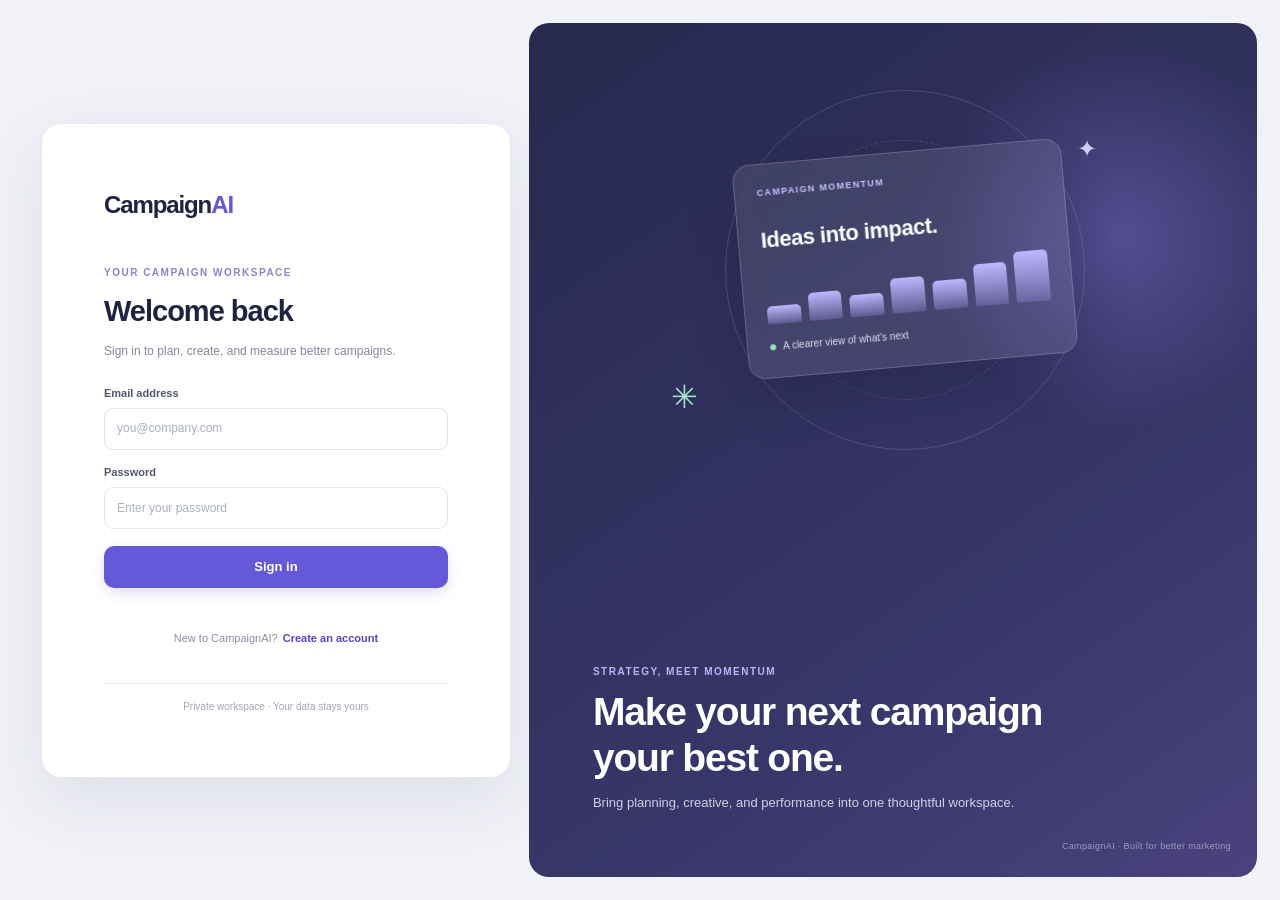
<file: frontend/index.html>
<!DOCTYPE html>
<html lang="en">
<head>
    <meta charset="UTF-8">
    <meta name="viewport" content="width=device-width, initial-scale=1.0">
    <meta name="theme-color" content="#f5f7fb">
    <title>Overview | CampaignAI</title>
    <link rel="stylesheet" href="style.css?v=7">
</head>
<body data-page="dashboard">
    <main id="authScreen" class="auth-screen">
        <section class="auth-card">
            <a class="brand auth-brand" href="index.html">
                <span class="brand-name">Campaign<span>AI</span></span>
            </a>
            <p class="eyebrow">YOUR CAMPAIGN WORKSPACE</p>
            <h1 id="authTitle">Welcome back</h1>
            <p class="auth-intro">Sign in to plan, create, and measure better campaigns.</p>
            <form id="authForm" class="auth-form">
                <label id="usernameGroup" class="form-field hidden">
                    <span>Your name</span>
                    <input id="authUsername" type="text" autocomplete="username" placeholder="Name">
                </label>
                <label class="form-field">
                    <span>Email address</span>
                    <input id="authEmail" type="email" autocomplete="email" placeholder="you@company.com" required>
                </label>
                <label class="form-field">
                    <span>Password</span>
                    <input id="authPassword" type="password" autocomplete="current-password" placeholder="Enter your password" required>
                </label>
                <button id="authSubmitBtn" class="button button-primary auth-submit" type="submit">Sign in</button>
            </form>
            <p id="authStatus" class="form-status" role="status" aria-live="polite"></p>
            <p class="auth-switch">
                <span id="authSwitchText">New to CampaignAI?</span>
                <button id="authSwitchBtn" class="text-button" type="button">Create an account</button>
            </p>
            <p class="auth-footnote">Private workspace · Your data stays yours</p>
        </section>
        <aside class="auth-aside">
            <div class="auth-aside-art" aria-hidden="true">
                <span class="art-orbit orbit-one"></span>
                <span class="art-orbit orbit-two"></span>
                <span class="art-spark spark-one">✦</span>
                <span class="art-spark spark-two">✳</span>
                <div class="art-card">
                    <span class="art-card-label">CAMPAIGN MOMENTUM</span>
                    <strong>Ideas into impact.</strong>
                    <div class="art-bars"><i></i><i></i><i></i><i></i><i></i><i></i><i></i></div>
                    <span class="art-card-note"><b></b> A clearer view of what’s next</span>
                </div>
            </div>
            <div class="auth-aside-copy">
                <p class="eyebrow">STRATEGY, MEET MOMENTUM</p>
                <h2>Make your next campaign your best one.</h2>
                <p>Bring planning, creative, and performance into one thoughtful workspace.</p>
            </div>
            <span class="auth-aside-caption">CampaignAI · Built for better marketing</span>
        </aside>
    </main>

    <div id="appContainer" class="app-container" style="display:none">
        <header id="siteHeader" class="site-header"></header>
        <main class="main-content">
            <section class="page-heading">
                <div>
                    <p class="eyebrow">MONDAY, YOUR WAY</p>
                    <h1>Good work starts with a clear view.</h1>
                    <p class="page-description">Here’s how your campaigns are moving today.</p>
                </div>
                <a class="button button-primary" href="campaigns.html">＋ New campaign</a>
            </section>

            <section class="welcome-panel">
                <div class="welcome-copy">
                    <span class="welcome-tag"><span class="sparkle">✦</span> YOUR CREATIVE COMMAND CENTER</span>
                    <h2>Build with intention.<br><em>Grow with insight.</em></h2>
                    <p>Bring your next idea to life with AI-assisted planning and a sharper view of performance.</p>
                    <a class="button button-light" href="generator.html">Explore AI Studio <span aria-hidden="true">→</span></a>
                </div>
                <div class="welcome-visual" aria-hidden="true">
                    <div class="visual-ring ring-a"></div>
                    <div class="visual-ring ring-b"></div>
                    <div class="visual-core"><span>✦</span></div>
                    <div class="visual-note note-top"><span class="note-dot"></span> Strategy in motion</div>
                    <div class="visual-note note-bottom"><span>↗</span> Better decisions, faster</div>
                </div>
            </section>

            <section class="stats-grid" aria-label="Campaign summary">
                <article class="stat-card">
                    <div class="stat-icon icon-lilac" aria-hidden="true">▦</div>
                    <p>Total campaigns</p>
                    <strong id="totalCampaigns">0</strong>
                    <span class="stat-footnote">Across your workspace</span>
                </article>
                <article class="stat-card">
                    <div class="stat-icon icon-mint" aria-hidden="true">↗</div>
                    <p>Active campaigns</p>
                    <strong id="activeCampaigns">0</strong>
                    <span class="stat-footnote">Currently in market</span>
                </article>
                <article class="stat-card">
                    <div class="stat-icon icon-peach" aria-hidden="true">₹</div>
                    <p>Total planned budget</p>
                    <strong id="totalBudget">₹0</strong>
                    <span class="stat-footnote">Combined campaign spend</span>
                </article>
                <article class="stat-card stat-card-accent">
                    <div class="stat-icon icon-blue" aria-hidden="true">✦</div>
                    <p>Creative potential</p>
                    <strong>Unlimited</strong>
                    <span class="stat-footnote">Your next idea is one prompt away</span>
                </article>
            </section>

            <section class="dashboard-grid">
                <article class="panel-card recent-panel">
                    <div class="section-heading">
                        <div>
                            <p class="eyebrow">IN YOUR WORKSPACE</p>
                            <h2>Recent campaigns</h2>
                        </div>
                        <a class="text-link" href="campaigns.html">View all <span aria-hidden="true">→</span></a>
                    </div>
                    <div id="campaignList" class="campaign-list">
                        <p class="empty-message">Loading campaigns…</p>
                    </div>
                </article>
                <aside class="panel-card studio-promo">
                    <span class="promo-icon" aria-hidden="true">✦</span>
                    <p class="eyebrow">A LITTLE CREATIVE SPARK</p>
                    <h2>Turn a blank page into a bold plan.</h2>
                    <p>Give the AI Studio a product, an audience, and an objective. Start with a solid first draft.</p>
                    <a class="text-link" href="generator.html">Create with AI <span aria-hidden="true">→</span></a>
                    <div class="promo-decoration" aria-hidden="true">✳</div>
                </aside>
            </section>
            <footer class="page-footer"><span>CampaignAI</span><span>Thoughtful campaigns. Measurable growth.</span></footer>
        </main>
    </div>
    <script src="script.js?v=4"></script>
</body>
</html>
</file>
<file: frontend/style.css>
:root {
    color-scheme: light;
    --ink: #1d2340;
    --muted: #788097;
    --line: #e7e9f1;
    --paper: #fff;
    --canvas: #f5f6fa;
    --brand: #6558d9;
    --brand-dark: #5145c4;
    --brand-soft: #f0efff;
    --mint: #dff4e9;
    --shadow: 0 14px 40px rgba(32, 38, 72, 0.06);
    font-family: Inter, "Segoe UI", Arial, sans-serif;
}

* {
    box-sizing: border-box;
}

html {
    min-width: 320px;
    background: var(--canvas);
    scroll-behavior: smooth;
}

body {
    min-width: 320px;
    margin: 0;
    background: var(--canvas);
    color: var(--ink);
    font-size: 15px;
    line-height: 1.55;
    -webkit-font-smoothing: antialiased;
}

button,
input,
textarea,
select {
    font: inherit;
}

a {
    color: inherit;
}

button,
a,
input,
textarea,
select {
    -webkit-tap-highlight-color: transparent;
}

.hidden {
    display: none !important;
}

.app-container {
    min-height: 100vh;
}

.site-header {
    position: sticky;
    z-index: 20;
    top: 0;
    border-bottom: 1px solid rgba(226, 229, 239, 0.88);
    background: rgba(255, 255, 255, 0.94);
    backdrop-filter: blur(18px);
}

.header-inner {
    display: flex;
    width: min(100% - 64px, 1320px);
    min-height: 78px;
    align-items: center;
    justify-content: space-between;
    gap: 25px;
    margin: 0 auto;
}

.brand {
    display: inline-flex;
    flex: 0 0 auto;
    align-items: center;
    text-decoration: none;
}

.account-card-mark {
    display: grid;
    width: 35px;
    height: 35px;
    place-items: center;
    border-radius: 12px;
    background: linear-gradient(145deg, #8277ef, #5c50cf);
    box-shadow: 0 6px 14px rgba(91, 80, 207, 0.2);
    color: #fff;
    font-size: 17px;
    font-weight: 800;
}

.brand-name {
    color: var(--ink);
    font-size: 24px;
    font-weight: 780;
    letter-spacing: -1.1px;
}

.brand-name span {
    color: var(--brand);
}

.primary-nav {
    display: flex;
    align-items: center;
    justify-content: center;
    gap: 4px;
}

.nav-link {
    padding: 9px 12px;
    border-radius: 9px;
    color: #747b91;
    font-size: 13px;
    font-weight: 630;
    text-decoration: none;
    transition: color 160ms ease, background 160ms ease;
}

.nav-link:hover {
    background: #f4f3fc;
    color: var(--brand-dark);
}

.nav-link.active {
    background: var(--brand-soft);
    color: var(--brand-dark);
}

.header-account {
    display: flex;
    flex: 0 0 auto;
    align-items: center;
    gap: 9px;
}

.header-avatar {
    display: grid;
    width: 35px;
    height: 35px;
    place-items: center;
    border: 1px solid #e6e1ff;
    border-radius: 50%;
    background: #f1efff;
    color: var(--brand-dark);
    font-size: 14px;
    font-weight: 750;
}

.header-user {
    display: grid;
    gap: 0;
    max-width: 140px;
}

.header-user strong {
    overflow: hidden;
    color: #3a4059;
    font-size: 12px;
    text-overflow: ellipsis;
    white-space: nowrap;
}

.header-user small {
    color: #9298a9;
    font-size: 11px;
}

.logout-button,
.text-button {
    border: 0;
    background: transparent;
    box-shadow: none;
    color: #737b91;
    cursor: pointer;
    font-size: 12px;
    font-weight: 650;
}

.logout-button {
    margin-left: 4px;
    padding: 8px 10px;
}

.logout-button:hover,
.text-button:hover {
    background: transparent;
    box-shadow: none;
    color: var(--brand-dark);
    transform: none;
}

.mobile-nav-toggle {
    display: none;
    width: 40px;
    min-height: 38px;
    padding: 9px;
    border: 1px solid var(--line);
    background: #fff;
    box-shadow: none;
}

.mobile-nav-toggle span {
    display: block;
    width: 18px;
    height: 2px;
    margin: 4px auto;
    border-radius: 2px;
    background: #565d73;
}

.main-content {
    width: min(100% - 64px, 1220px);
    margin: 0 auto;
    padding: 42px 0 28px;
}

.page-heading {
    display: flex;
    align-items: flex-end;
    justify-content: space-between;
    gap: 24px;
    margin-bottom: 27px;
}

.eyebrow {
    margin: 0 0 9px;
    color: #8a84cb;
    font-size: 10px;
    font-weight: 780;
    letter-spacing: 0.15em;
}

.page-heading h1 {
    margin: 0;
    color: var(--ink);
    font-size: clamp(29px, 3vw, 38px);
    font-weight: 690;
    letter-spacing: -1.6px;
    line-height: 1.15;
}

.page-description {
    max-width: 620px;
    margin: 10px 0 0;
    color: var(--muted);
    font-size: 14px;
}

.button {
    display: inline-flex;
    min-height: 42px;
    align-items: center;
    justify-content: center;
    gap: 8px;
    padding: 10px 16px;
    border: 1px solid transparent;
    border-radius: 10px;
    cursor: pointer;
    font-size: 13px;
    font-weight: 680;
    text-decoration: none;
    transition: background 160ms ease, border-color 160ms ease, box-shadow 160ms ease, transform 160ms ease;
}

.button:hover {
    transform: translateY(-1px);
}

.button:disabled {
    cursor: not-allowed;
    opacity: 0.6;
    transform: none;
}

.button-primary {
    background: var(--brand);
    box-shadow: 0 5px 13px rgba(96, 83, 211, 0.18);
    color: #fff;
}

.button-primary:hover {
    background: var(--brand-dark);
    box-shadow: 0 8px 18px rgba(96, 83, 211, 0.24);
}

.button-secondary {
    border-color: #e3e5ee;
    background: #fff;
    color: #555d73;
}

.button-secondary:hover {
    border-color: #d5d0fb;
    background: #faf9ff;
    color: var(--brand-dark);
}

.button-light {
    background: #fff;
    color: #4c43b6;
}

.button-light:hover {
    background: #f4f2ff;
}

.button-quiet {
    min-height: 35px;
    border-color: #eee5e5;
    background: #fff;
    box-shadow: none;
    color: #9c5659;
}

.button-quiet:hover {
    background: #fff6f5;
    box-shadow: none;
}

.button-wide {
    width: 100%;
}

.text-link {
    color: var(--brand-dark);
    font-size: 12px;
    font-weight: 700;
    text-decoration: none;
    white-space: nowrap;
}

.text-link:hover {
    color: #332aa2;
}

.welcome-panel {
    position: relative;
    display: flex;
    min-height: 270px;
    align-items: center;
    justify-content: space-between;
    overflow: hidden;
    margin-bottom: 20px;
    padding: 34px clamp(28px, 5vw, 58px);
    border: 1px solid rgba(66, 59, 142, 0.35);
    border-radius: 20px;
    background:
        radial-gradient(circle at 75% 40%, rgba(119, 108, 222, 0.42), transparent 25%),
        linear-gradient(115deg, #26274a 0%, #33325e 55%, #413b79 100%);
    color: #fff;
    box-shadow: 0 18px 42px rgba(44, 43, 91, 0.14);
}

.welcome-copy {
    position: relative;
    z-index: 2;
    max-width: 540px;
}

.welcome-tag {
    display: inline-flex;
    align-items: center;
    gap: 8px;
    margin-bottom: 13px;
    color: #c9c6ff;
    font-size: 10px;
    font-weight: 740;
    letter-spacing: 0.13em;
}

.sparkle {
    color: #b6e8d0;
    font-size: 16px;
}

.welcome-copy h2 {
    margin: 0;
    font-size: clamp(27px, 3.2vw, 40px);
    font-weight: 650;
    letter-spacing: -1.5px;
    line-height: 1.12;
}

.welcome-copy h2 em {
    color: #bdb8ff;
    font-style: normal;
}

.welcome-copy > p {
    max-width: 440px;
    margin: 12px 0 19px;
    color: #d3d4e5;
    font-size: 13px;
}

.welcome-visual {
    position: relative;
    width: 290px;
    height: 210px;
    flex: 0 0 290px;
}

.visual-ring {
    position: absolute;
    top: 50%;
    left: 50%;
    border: 1px solid rgba(206, 204, 255, 0.2);
    border-radius: 50%;
    transform: translate(-50%, -50%);
}

.ring-a {
    width: 190px;
    height: 190px;
}

.ring-b {
    width: 136px;
    height: 136px;
    border-style: dashed;
    border-color: rgba(206, 204, 255, 0.35);
}

.visual-core {
    position: absolute;
    top: 50%;
    left: 50%;
    display: grid;
    width: 82px;
    height: 82px;
    place-items: center;
    border: 1px solid rgba(255, 255, 255, 0.3);
    border-radius: 25px;
    background: linear-gradient(145deg, #8b81f0, #6358d8);
    box-shadow: 0 14px 35px rgba(13, 14, 43, 0.34), inset 0 1px rgba(255,255,255,.35);
    transform: translate(-50%, -50%) rotate(-8deg);
}

.visual-core span {
    color: #fff;
    font-size: 33px;
}

.visual-note {
    position: absolute;
    display: flex;
    align-items: center;
    gap: 8px;
    padding: 9px 12px;
    border: 1px solid rgba(255,255,255,.15);
    border-radius: 10px;
    background: rgba(31, 31, 70, 0.76);
    box-shadow: 0 8px 22px rgba(16, 17, 47, 0.16);
    color: #f5f3ff;
    font-size: 10px;
    white-space: nowrap;
}

.note-top {
    top: 15px;
    right: -3px;
}

.note-bottom {
    bottom: 17px;
    left: -8px;
}

.note-bottom span {
    color: #a7e6c6;
    font-size: 16px;
}

.note-dot,
.model-badge > span,
.online-indicator::before {
    width: 7px;
    height: 7px;
    border-radius: 50%;
    background: #8ce2b5;
}

.stats-grid,
.analytics-stats {
    display: grid;
    grid-template-columns: repeat(4, minmax(0, 1fr));
    gap: 14px;
    margin-bottom: 20px;
}

.stat-card,
.panel-card {
    border: 1px solid #e9ebf2;
    border-radius: 15px;
    background: var(--paper);
    box-shadow: var(--shadow);
}

.stat-card {
    position: relative;
    min-height: 143px;
    overflow: hidden;
    padding: 18px 19px;
}

.stat-card > p {
    margin: 0 0 8px;
    color: var(--muted);
    font-size: 12px;
    font-weight: 600;
}

.stat-card > strong {
    display: block;
    color: var(--ink);
    font-size: 26px;
    font-weight: 720;
    letter-spacing: -0.8px;
    line-height: 1.15;
}

.stat-card-accent > strong {
    font-size: 21px;
}

.stat-footnote {
    display: block;
    margin-top: 8px;
    color: #9a9fb0;
    font-size: 11px;
}

.stat-icon {
    position: absolute;
    top: 15px;
    right: 15px;
    display: grid;
    width: 31px;
    height: 31px;
    place-items: center;
    border-radius: 10px;
    font-size: 15px;
    font-weight: 750;
}

.icon-lilac {
    background: #f0efff;
    color: #6558d9;
}

.icon-mint {
    background: #eaf7ef;
    color: #248b5d;
}

.icon-peach {
    background: #fff3e8;
    color: #c47b3a;
}

.icon-blue {
    background: #edf5ff;
    color: #5185bc;
}

.dashboard-grid {
    display: grid;
    grid-template-columns: minmax(0, 1.7fr) minmax(250px, 0.8fr);
    gap: 17px;
}

.panel-card {
    padding: 23px;
}

.section-heading {
    display: flex;
    align-items: center;
    justify-content: space-between;
    gap: 15px;
    margin-bottom: 17px;
}

.section-heading .eyebrow {
    margin-bottom: 5px;
}

.section-heading h2,
.account-card h2,
.tool-row h2 {
    margin: 0;
    color: var(--ink);
    font-size: 17px;
    font-weight: 690;
    letter-spacing: -0.35px;
}

.subtle-label {
    color: #9a9fb0;
    font-size: 11px;
}

.campaign-list {
    min-height: 90px;
}

.campaign-item {
    display: flex;
    min-width: 0;
    align-items: center;
    justify-content: space-between;
    gap: 15px;
    padding: 14px 2px;
    border-bottom: 1px solid #eef0f5;
}

.campaign-item:last-child {
    border-bottom: 0;
}

.campaign-item h3 {
    margin: 0 0 3px;
    color: #343a54;
    font-size: 13px;
    font-weight: 680;
}

.campaign-item p {
    margin: 0;
    color: #8990a2;
    font-size: 11px;
}

.campaign-actions {
    display: flex;
    flex: 0 0 auto;
    align-items: center;
    gap: 6px;
}

.campaign-status,
.status-label,
.status-pill {
    display: inline-flex;
    align-items: center;
    padding: 5px 9px;
    border: 1px solid #dcefe3;
    border-radius: 999px;
    background: #f1faf4;
    color: #31835b;
    font-size: 10px;
    font-weight: 680;
    white-space: nowrap;
}

.campaign-actions .edit-campaign-btn,
.campaign-actions .delete-campaign-btn {
    min-height: 29px;
    padding: 5px 8px;
    border: 1px solid #e9e9f4;
    border-radius: 7px;
    background: #fff;
    box-shadow: none;
    color: #5c58a6;
    font-size: 11px;
}

.campaign-actions .delete-campaign-btn {
    border-color: #f2e3e3;
    color: #a55a5e;
}

.campaign-actions .edit-campaign-btn:hover {
    background: #f5f4ff;
}

.campaign-actions .delete-campaign-btn:hover {
    background: #fff6f5;
}

.studio-promo {
    position: relative;
    overflow: hidden;
    background: linear-gradient(150deg, #fbfaff, #f3f1ff);
}

.promo-icon {
    display: grid;
    width: 35px;
    height: 35px;
    place-items: center;
    margin-bottom: 17px;
    border-radius: 11px;
    background: #e7e4ff;
    color: var(--brand);
    font-size: 18px;
}

.studio-promo h2 {
    position: relative;
    z-index: 1;
    max-width: 250px;
    margin: 0 0 10px;
    color: #343052;
    font-size: 19px;
    font-weight: 690;
    letter-spacing: -0.6px;
    line-height: 1.3;
}

.studio-promo > p:not(.eyebrow) {
    position: relative;
    z-index: 1;
    margin: 0 0 16px;
    color: #7d7a95;
    font-size: 12px;
}

.promo-decoration {
    position: absolute;
    right: 12px;
    bottom: -34px;
    color: rgba(101, 88, 217, 0.08);
    font-size: 125px;
    line-height: 1;
}

.page-footer {
    display: flex;
    justify-content: space-between;
    gap: 12px;
    margin-top: 28px;
    padding: 13px 2px 0;
    border-top: 1px solid #e8eaf1;
    color: #9da2b1;
    font-size: 10px;
}

.page-footer span:first-child {
    color: #767d92;
    font-weight: 720;
}

.form-panel {
    margin-bottom: 18px;
    border-color: #dfdcfb;
    background: #fff;
}

.icon-button {
    display: grid;
    width: 31px;
    min-height: 31px;
    place-items: center;
    padding: 0;
    border: 1px solid var(--line);
    border-radius: 9px;
    background: #fff;
    box-shadow: none;
    color: #81869a;
    font-size: 19px;
}

.icon-button:hover {
    background: #f6f5ff;
    color: var(--brand);
    box-shadow: none;
    transform: none;
}

.form-grid {
    display: grid;
    grid-template-columns: repeat(2, minmax(0, 1fr));
    gap: 15px;
}

.form-stack {
    display: grid;
    gap: 15px;
}

.form-row {
    display: grid;
    grid-template-columns: repeat(2, minmax(0, 1fr));
    gap: 13px;
}

.field-wide {
    grid-column: 1 / -1;
}

.form-field {
    display: grid;
    min-width: 0;
    gap: 6px;
    color: #50576d;
    font-size: 11px;
    font-weight: 680;
}

.form-field input,
.form-field textarea,
.form-field select,
.campaign-filters select,
.search-field {
    width: 100%;
    min-height: 42px;
    padding: 10px 12px;
    border: 1px solid #e2e5ed;
    border-radius: 9px;
    outline: none;
    background: #fff;
    color: #363d56;
    font-size: 12px;
    font-weight: 450;
    transition: border-color 150ms ease, box-shadow 150ms ease;
}

.form-field textarea {
    min-height: 92px;
    resize: vertical;
}

.form-field input:focus,
.form-field textarea:focus,
.form-field select:focus,
.campaign-filters select:focus,
.search-field:focus-within {
    border-color: #9d95eb;
    box-shadow: 0 0 0 3px rgba(101, 88, 217, 0.1);
}

.form-field input::placeholder,
.form-field textarea::placeholder,
.search-field input::placeholder {
    color: #aab0bf;
}

.form-actions {
    display: flex;
    flex-wrap: wrap;
    gap: 9px;
    margin-top: 17px;
}

.form-status {
    min-height: 17px;
    margin: 8px 0 0;
    color: #777e93;
    font-size: 11px;
}

.campaign-filters {
    display: grid;
    grid-template-columns: minmax(0, 1fr) 190px;
    gap: 10px;
    margin-bottom: 10px;
}

.search-field {
    display: flex;
    align-items: center;
    gap: 9px;
}

.search-field > span {
    color: #8780ca;
    font-size: 19px;
    line-height: 1;
}

.search-field input {
    width: 100%;
    min-width: 0;
    border: 0;
    outline: 0;
    background: transparent;
    color: var(--ink);
    font-size: 12px;
}

.model-badge,
.result-badge {
    display: inline-flex;
    align-items: center;
    gap: 7px;
    padding: 8px 11px;
    border: 1px solid #e6e9f0;
    border-radius: 999px;
    background: #fff;
    color: #667087;
    font-size: 11px;
    font-weight: 620;
    white-space: nowrap;
}

.model-badge > span {
    display: inline-block;
    width: 6px;
    height: 6px;
}

.studio-layout {
    display: grid;
    grid-template-columns: minmax(340px, 0.95fr) minmax(0, 1.05fr);
    align-items: start;
    gap: 17px;
}

.studio-form-card {
    padding: 25px;
}

.step-number {
    color: #d6d3ee;
    font-size: 25px;
    font-weight: 750;
    letter-spacing: -1px;
}

.studio-tip,
.notice-card,
.privacy-note {
    display: flex;
    align-items: flex-start;
    gap: 11px;
    padding: 13px;
    border: 1px solid #eeeaff;
    border-radius: 10px;
    background: #faf9ff;
    color: #75738e;
    font-size: 11px;
}

.studio-tip {
    margin-top: 17px;
}

.studio-tip > span,
.notice-card > span {
    color: var(--brand);
    font-size: 16px;
}

.studio-tip p,
.notice-card p {
    margin: 0;
}

.studio-tip strong,
.notice-card strong {
    color: #4e4a77;
}

.generated-campaign-result,
.generator-placeholder {
    min-height: 335px;
}

.generator-placeholder {
    display: flex;
    flex-direction: column;
    align-items: flex-start;
    justify-content: center;
    overflow: hidden;
    background:
        radial-gradient(circle at 100% 0, rgba(220, 217, 255, 0.5), transparent 38%),
        #fff;
}

.placeholder-icon {
    display: grid;
    width: 42px;
    height: 42px;
    place-items: center;
    margin-bottom: 18px;
    border-radius: 14px;
    background: #f0efff;
    color: var(--brand);
    font-size: 22px;
}

.generator-placeholder h2 {
    max-width: 300px;
    margin: 0;
    color: #373552;
    font-size: 23px;
    letter-spacing: -0.7px;
    line-height: 1.25;
}

.generator-placeholder > p:not(.eyebrow) {
    max-width: 380px;
    margin: 10px 0 20px;
    color: #85899b;
    font-size: 12px;
}

.placeholder-lines {
    display: grid;
    width: 100%;
    gap: 8px;
}

.placeholder-lines i {
    width: 100%;
    height: 7px;
    border-radius: 99px;
    background: #f0f1f6;
}

.placeholder-lines i:nth-child(2) {
    width: 82%;
}

.placeholder-lines i:nth-child(3) {
    width: 62%;
}

.result-badge {
    border-color: #e9e5ff;
    background: #f7f5ff;
    color: #7469c7;
    font-size: 9px;
    letter-spacing: 0.08em;
}

.concept-callout {
    margin: 17px 0;
    padding: 16px;
    border-left: 3px solid #8a7ee9;
    border-radius: 0 10px 10px 0;
    background: #f8f7ff;
}

.concept-callout .eyebrow {
    margin-bottom: 6px;
}

.concept-callout p,
.concept-item p {
    margin: 0;
    color: #555c73;
    font-size: 12px;
    line-height: 1.7;
    overflow-wrap: anywhere;
}

.concept-grid {
    display: grid;
    grid-template-columns: repeat(2, minmax(0, 1fr));
    gap: 9px;
}

.concept-item {
    min-height: 94px;
    padding: 12px;
    border: 1px solid #eceef4;
    border-radius: 10px;
    background: #fff;
}

.concept-item > span {
    display: block;
    margin-bottom: 6px;
    color: #9298aa;
    font-size: 9px;
    font-weight: 750;
    letter-spacing: 0.1em;
}

.result-footer {
    display: flex;
    flex-wrap: wrap;
    align-items: center;
    gap: 10px;
    margin-top: 17px;
}

.assistant-layout {
    display: grid;
    grid-template-columns: minmax(250px, 0.72fr) minmax(0, 1.6fr);
    align-items: stretch;
    gap: 17px;
}

.knowledge-panel {
    padding: 18px;
    min-height: 500px;
}

.knowledge-panel .section-heading {
    margin-bottom: 13px;
}

.knowledge-panel .panel-description {
    margin-bottom: 11px;
}

.knowledge-panel .file-drop {
    min-height: 124px;
    margin-bottom: 9px;
}

.knowledge-panel .document-picker {
    margin-top: 14px;
}

.knowledge-panel .privacy-note {
    margin-top: 12px;
    padding: 9px;
}

.knowledge-icon,
.chart-mark {
    display: grid;
    width: 34px;
    height: 34px;
    place-items: center;
    border-radius: 11px;
    background: #f0efff;
    color: var(--brand);
    font-size: 17px;
}

.panel-description {
    margin: -5px 0 15px;
    color: #858b9d;
    font-size: 11px;
}

.file-drop {
    display: flex;
    min-height: 138px;
    flex-direction: column;
    align-items: center;
    justify-content: center;
    gap: 5px;
    margin-bottom: 10px;
    border: 1px dashed #c9c5e8;
    border-radius: 12px;
    background: #fbfaff;
    color: #555d73;
    cursor: pointer;
    text-align: center;
}

.file-drop-icon {
    display: grid;
    width: 31px;
    height: 31px;
    place-items: center;
    margin-bottom: 3px;
    border-radius: 10px;
    background: #efedff;
    color: var(--brand);
    font-size: 17px;
}

.file-drop strong {
    font-size: 11px;
}

.file-drop small {
    color: #999eaf;
    font-size: 10px;
}

.file-drop input {
    width: min(90%, 230px);
    margin-top: 8px;
    color: #7e8497;
    font-size: 10px;
}

.file-drop input::file-selector-button {
    margin-right: 8px;
    padding: 7px 10px;
    border: 1px solid #e0dcfb;
    border-radius: 7px;
    background: #fff;
    color: #5f55c9;
    cursor: pointer;
    font: inherit;
    font-weight: 650;
    transition: background 150ms ease, border-color 150ms ease;
}

.file-drop input::file-selector-button:hover {
    border-color: #cbc5f3;
    background: #f5f3ff;
}

.upload-document-btn {
    min-height: 46px;
    gap: 9px;
    border: 0;
    background: linear-gradient(135deg, #7165e7, #5c50cf);
    box-shadow: 0 7px 16px rgba(96, 83, 211, 0.2);
    color: #fff;
}

.upload-document-btn::before {
    display: grid;
    width: 23px;
    height: 23px;
    place-items: center;
    border-radius: 7px;
    background: rgba(255, 255, 255, 0.17);
    content: "↑";
    font-size: 17px;
    font-weight: 750;
}

.upload-document-btn:hover {
    background: linear-gradient(135deg, #6558d9, #5145c4);
    box-shadow: 0 9px 20px rgba(96, 83, 211, 0.25);
}

.upload-document-btn:focus-visible {
    outline: 3px solid rgba(101, 88, 217, 0.25);
    outline-offset: 3px;
}

.document-picker {
    display: grid;
    gap: 8px;
    margin-top: 19px;
}

.privacy-note {
    margin-top: 17px;
    padding: 10px;
    border-color: #e8f1eb;
    background: #f8fcf9;
    color: #718477;
    font-size: 10px;
}

.privacy-note > span:first-child {
    color: #56916c;
}

.chat-panel {
    display: flex;
    min-height: 500px;
    flex-direction: column;
    padding: 0;
    overflow: hidden;
}

.chat-panel-heading {
    display: flex;
    align-items: center;
    gap: 11px;
    padding: 17px 20px;
    border-bottom: 1px solid #edf0f4;
}

.assistant-avatar {
    display: grid;
    width: 35px;
    height: 35px;
    place-items: center;
    border-radius: 12px;
    background: linear-gradient(145deg, #8277ef, #5c50cf);
    color: white;
    font-size: 17px;
}

.chat-panel-heading > div:nth-child(2) {
    display: grid;
}

.chat-panel-heading strong {
    color: #363c56;
    font-size: 12px;
}

.chat-panel-heading small {
    color: #959bad;
    font-size: 10px;
}

.online-indicator {
    display: inline-flex;
    align-items: center;
    gap: 6px;
    margin-left: auto;
    color: #648573;
    font-size: 10px;
}

.online-indicator::before {
    display: inline-block;
    content: "";
}

.chat-box {
    display: flex;
    min-height: 260px;
    flex: 1;
    flex-direction: column;
    gap: 12px;
    overflow-y: auto;
    padding: 20px;
    background: #fcfcfe;
}

.bot-message,
.user-message {
    width: fit-content;
    max-width: min(82%, 620px);
    padding: 12px 14px;
    border: 1px solid #eceef4;
    border-radius: 12px;
    color: #555d73;
    font-size: 12px;
    line-height: 1.7;
    white-space: pre-wrap;
    overflow-wrap: anywhere;
}

.bot-message {
    border-top-left-radius: 4px;
    background: #fff;
}

.user-message {
    align-self: flex-end;
    border-color: #6b60d9;
    border-top-right-radius: 4px;
    background: #6b60d9;
    color: #fff;
}

.chat-composer {
    display: flex;
    align-items: center;
    gap: 9px;
    padding: 13px 17px 8px;
    border-top: 1px solid #edf0f4;
}

.chat-composer input {
    width: 100%;
    min-width: 0;
    min-height: 42px;
    padding: 10px 12px;
    border: 1px solid #e3e5ed;
    border-radius: 9px;
    outline: none;
    color: var(--ink);
    font-size: 12px;
}

.chat-composer input:focus {
    border-color: #9d95eb;
    box-shadow: 0 0 0 3px rgba(101, 88, 217, 0.1);
}

.assistant-disclaimer {
    margin: 0;
    padding: 0 18px 12px;
    color: #a1a6b4;
    font-size: 9px;
    text-align: center;
}

.analytics-stats {
    margin-bottom: 17px;
}

.analytics-layout {
    display: grid;
    grid-template-columns: 1.2fr 0.8fr;
    gap: 17px;
}

.chart-card {
    min-height: 260px;
}

.chart-mark {
    background: #f5f3ff;
}

.budget-chart,
.status-chart {
    display: grid;
    gap: 8px;
}

.budget-row {
    padding: 11px 0;
    border-bottom: 1px solid #f0f1f5;
}

.budget-label {
    display: flex;
    justify-content: space-between;
    gap: 10px;
    margin-bottom: 8px;
    color: #697087;
    font-size: 11px;
}

.budget-label strong {
    max-width: 70%;
    overflow: hidden;
    color: #3e455d;
    font-weight: 650;
    text-overflow: ellipsis;
    white-space: nowrap;
}

.budget-track {
    height: 7px;
    overflow: hidden;
    border-radius: 99px;
    background: #f0eff7;
}

.budget-fill {
    height: 100%;
    min-width: 2px;
    border-radius: inherit;
    background: linear-gradient(90deg, #8a7de8, #5e54d1);
}

.status-row {
    display: flex;
    align-items: center;
    justify-content: space-between;
    padding: 14px 2px;
    border-bottom: 1px solid #f0f1f5;
    color: #687087;
    font-size: 12px;
}

.status-row strong {
    color: #343b55;
    font-size: 13px;
}

.notice-card {
    align-items: center;
    margin-top: 17px;
    border-color: #e9e7f7;
    background: #f9f8ff;
}

.table-responsive {
    width: 100%;
    overflow-x: auto;
}

.user-management-table {
    width: 100%;
    border-collapse: collapse;
    text-align: left;
}

.user-management-table th {
    padding: 11px 10px;
    border-bottom: 1px solid #e9ebf1;
    color: #9298a9;
    font-size: 10px;
    font-weight: 730;
    letter-spacing: 0.05em;
    text-transform: uppercase;
}

.user-management-table td {
    padding: 12px 10px;
    border-bottom: 1px solid #f0f1f5;
    color: #535b71;
    font-size: 11px;
}

.user-management-table select {
    min-height: 32px;
    padding: 5px 8px;
    border: 1px solid #e3e5ed;
    border-radius: 7px;
    background: white;
    color: #596078;
    font-size: 11px;
}

.user-management-table button {
    min-height: 30px;
    margin: 2px;
    padding: 6px 9px;
    border: 1px solid #e2e1f3;
    border-radius: 7px;
    background: #f7f6ff;
    box-shadow: none;
    color: #5752a0;
    font-size: 10px;
}

.user-management-table .delete-user-btn {
    border-color: #f0e2e2;
    background: #fff7f6;
    color: #a7585c;
}

.account-card {
    position: relative;
    overflow: hidden;
    min-height: 255px;
    background: linear-gradient(150deg, #fff, #f8f7ff);
}

.account-card-mark {
    width: 42px;
    height: 42px;
    margin-bottom: 19px;
    border-radius: 14px;
}

.account-card h2 {
    font-size: 21px;
}

.account-role {
    margin: 4px 0;
    color: #8a8fa1;
    font-size: 12px;
}

.account-divider {
    height: 1px;
    margin: 20px 0 14px;
    background: #e9eaf2;
}

.workspace-layout {
    display: grid;
    grid-template-columns: minmax(240px, 0.72fr) minmax(0, 1.5fr);
    align-items: start;
    gap: 17px;
}

.workspace-tools {
    display: grid;
    gap: 12px;
}

.tool-row {
    display: flex;
    align-items: center;
    gap: 14px;
}

.tool-icon {
    display: grid;
    width: 38px;
    height: 38px;
    flex: 0 0 38px;
    place-items: center;
    border-radius: 12px;
    font-size: 17px;
}

.tool-row > div {
    flex: 1;
}

.tool-row .eyebrow {
    margin-bottom: 3px;
}

.tool-row h2 {
    font-size: 14px;
}

.tool-row p:not(.eyebrow) {
    margin: 4px 0 0;
    color: #858b9d;
    font-size: 11px;
}

.auth-screen {
    display: grid;
    min-height: 100vh;
    grid-template-columns: minmax(340px, 0.82fr) minmax(460px, 1.18fr);
    gap: 0;
    padding: 23px;
    background: #f1f2f8;
}

.auth-card {
    display: flex;
    width: min(100%, 470px);
    flex-direction: column;
    justify-content: center;
    align-self: center;
    margin: 0 auto;
    padding: clamp(30px, 5vw, 62px);
    border: 1px solid #e7e8f0;
    border-radius: 20px;
    background: #fff;
    box-shadow: 0 22px 65px rgba(35, 40, 76, 0.09);
}

.auth-brand {
    margin-bottom: 42px;
}

.auth-card > .eyebrow {
    margin-bottom: 9px;
}

.auth-card h1 {
    margin: 0;
    color: var(--ink);
    font-size: 29px;
    letter-spacing: -1px;
}

.auth-intro {
    margin: 8px 0 24px;
    color: #82889a;
    font-size: 12px;
}

.auth-form {
    display: grid;
    gap: 14px;
}

.auth-submit {
    width: 100%;
    margin-top: 3px;
}

.auth-switch {
    display: flex;
    flex-wrap: wrap;
    justify-content: center;
    gap: 5px;
    margin: 17px 0 0;
    color: #8a90a1;
    font-size: 11px;
}

.text-button {
    padding: 0;
    color: var(--brand-dark);
    font-size: 11px;
}

.auth-footnote {
    margin: 36px 0 0;
    padding-top: 15px;
    border-top: 1px solid #eff0f4;
    color: #a1a6b3;
    font-size: 10px;
    text-align: center;
}

.auth-aside {
    position: relative;
    display: flex;
    min-height: calc(100vh - 46px);
    flex-direction: column;
    justify-content: space-between;
    overflow: hidden;
    padding: clamp(32px, 5vw, 65px);
    border-radius: 20px;
    background:
        radial-gradient(circle at 81% 25%, rgba(139, 128, 232, 0.36), transparent 22%),
        linear-gradient(145deg, #27294e, #373668 65%, #4a427e);
    color: #fff;
}

.auth-aside-art {
    position: relative;
    min-height: 390px;
}

.art-orbit {
    position: absolute;
    top: 47%;
    left: 52%;
    border: 1px solid rgba(225, 222, 255, 0.17);
    border-radius: 50%;
    transform: translate(-50%, -50%);
}

.orbit-one {
    width: min(37vw, 360px);
    height: min(37vw, 360px);
}

.orbit-two {
    width: min(27vw, 260px);
    height: min(27vw, 260px);
    border-style: dashed;
}

.art-card {
    position: absolute;
    top: 44%;
    left: 52%;
    display: flex;
    width: min(75%, 330px);
    min-height: 215px;
    flex-direction: column;
    justify-content: space-between;
    padding: 22px;
    border: 1px solid rgba(255,255,255,.18);
    border-radius: 17px;
    background: rgba(255, 255, 255, 0.09);
    box-shadow: 0 24px 60px rgba(14, 16, 44, 0.22);
    backdrop-filter: blur(15px);
    transform: translate(-50%, -50%) rotate(-5deg);
}

.art-card-label {
    color: #c7c3ff;
    font-size: 9px;
    font-weight: 750;
    letter-spacing: 0.15em;
}

.art-card strong {
    margin-top: 14px;
    font-size: 22px;
    font-weight: 640;
    letter-spacing: -0.5px;
}

.art-bars {
    display: flex;
    height: 65px;
    align-items: end;
    gap: 8px;
    padding: 7px 0;
}

.art-bars i {
    flex: 1;
    border-radius: 5px 5px 2px 2px;
    background: linear-gradient(180deg, #bdb7ff, rgba(174, 167, 255, 0.24));
}

.art-bars i:nth-child(1) { height: 34%; }
.art-bars i:nth-child(2) { height: 54%; }
.art-bars i:nth-child(3) { height: 42%; }
.art-bars i:nth-child(4) { height: 68%; }
.art-bars i:nth-child(5) { height: 57%; }
.art-bars i:nth-child(6) { height: 82%; }
.art-bars i:nth-child(7) { height: 100%; }

.art-card-note {
    display: flex;
    align-items: center;
    gap: 7px;
    color: #deddf3;
    font-size: 10px;
}

.art-card-note b {
    width: 6px;
    height: 6px;
    border-radius: 50%;
    background: #8fe4ba;
}

.art-spark {
    position: absolute;
    color: #d2cdff;
}

.spark-one {
    top: 11%;
    right: 16%;
    font-size: 24px;
}

.spark-two {
    bottom: 14%;
    left: 13%;
    color: #a4e7c7;
    font-size: 32px;
}

.auth-aside-copy {
    position: relative;
    z-index: 1;
    max-width: 510px;
}

.auth-aside-copy .eyebrow {
    color: #b9b5f7;
}

.auth-aside-copy h2 {
    margin: 0;
    font-size: clamp(26px, 3.1vw, 39px);
    font-weight: 630;
    letter-spacing: -1.2px;
    line-height: 1.18;
}

.auth-aside-copy > p:last-child {
    max-width: 430px;
    margin: 12px 0 0;
    color: #d0d0e4;
    font-size: 13px;
}

.auth-aside-caption {
    position: absolute;
    right: 26px;
    bottom: 23px;
    color: rgba(230, 229, 248, 0.55);
    font-size: 9px;
    letter-spacing: 0.04em;
}

.empty-message {
    padding: 25px 10px;
    color: #9ba1b0;
    font-size: 12px;
    text-align: center;
}

@media (max-width: 1050px) {
    .header-inner,
    .main-content {
        width: min(100% - 40px, 1220px);
    }

    .header-inner {
        gap: 12px;
    }

    .nav-link {
        padding: 8px 9px;
        font-size: 12px;
    }

    .header-user {
        display: none;
    }

    .stats-grid,
    .analytics-stats {
        grid-template-columns: repeat(2, minmax(0, 1fr));
    }
}

@media (max-width: 820px) {
    .header-inner {
        position: relative;
        min-height: 68px;
        justify-content: flex-start;
    }

    .mobile-nav-toggle {
        display: block;
        order: 3;
        margin-left: auto;
    }

    .primary-nav {
        position: absolute;
        top: calc(100% - 1px);
        right: 0;
        left: 0;
        display: none;
        flex-wrap: wrap;
        justify-content: flex-start;
        padding: 10px;
        border: 1px solid var(--line);
        border-radius: 0 0 13px 13px;
        background: #fff;
        box-shadow: 0 12px 22px rgba(33, 38, 68, 0.08);
    }

    .primary-nav.is-open {
        display: flex;
    }

    .header-account {
        margin-left: auto;
    }

    .mobile-nav-toggle + .primary-nav {
        order: 4;
    }

    .dashboard-grid,
    .analytics-layout,
    .workspace-layout {
        grid-template-columns: 1fr;
    }

    .studio-layout,
    .assistant-layout {
        grid-template-columns: 1fr;
    }

    .welcome-visual {
        width: 230px;
        flex-basis: 230px;
        transform: scale(0.88);
    }

    .auth-screen {
        grid-template-columns: minmax(320px, .9fr) minmax(300px, 1.1fr);
        padding: 14px;
    }

    .auth-card {
        padding: 32px;
    }

    .auth-aside {
        min-height: calc(100vh - 28px);
        padding: 33px;
    }
}

@media (max-width: 620px) {
    .header-inner,
    .main-content {
        width: calc(100% - 28px);
    }

    .main-content {
        padding-top: 28px;
    }

    .header-inner {
        min-height: 63px;
    }

    .brand-name {
        font-size: 22px;
    }

    .header-account {
        gap: 5px;
    }

    .header-avatar {
        width: 31px;
        height: 31px;
    }

    .logout-button {
        padding: 7px 5px;
        font-size: 11px;
    }

    .page-heading {
        align-items: flex-start;
        flex-direction: column;
        gap: 14px;
        margin-bottom: 20px;
    }

    .page-heading h1 {
        font-size: 30px;
    }

    .page-description {
        font-size: 12px;
    }

    .welcome-panel {
        min-height: 275px;
        padding: 25px 22px;
    }

    .welcome-visual {
        position: absolute;
        right: -45px;
        bottom: -40px;
        opacity: 0.42;
        transform: scale(0.82);
    }

    .welcome-copy {
        max-width: 390px;
    }

    .welcome-copy h2 {
        font-size: 31px;
    }

    .welcome-copy > p {
        max-width: 300px;
        font-size: 12px;
    }

    .stats-grid,
    .analytics-stats {
        gap: 9px;
    }

    .stat-card {
        min-height: 126px;
        padding: 15px;
    }

    .stat-card > strong {
        font-size: 23px;
    }

    .stat-footnote {
        font-size: 10px;
    }

    .panel-card {
        padding: 17px;
        border-radius: 13px;
    }

    .campaign-item {
        align-items: flex-start;
        flex-direction: column;
        gap: 8px;
    }

    .campaign-actions {
        flex-wrap: wrap;
    }

    .campaign-filters,
    .form-grid,
    .form-row,
    .concept-grid {
        grid-template-columns: 1fr;
    }

    .field-wide {
        grid-column: auto;
    }

    .chat-panel {
        min-height: 500px;
        padding: 0;
    }

    .chat-box {
        min-height: 260px;
        padding: 15px;
    }

    .bot-message,
    .user-message {
        max-width: 92%;
    }

    .chat-composer {
        align-items: stretch;
        padding: 11px;
    }

    .chat-composer .button {
        padding: 9px 11px;
    }

    .table-responsive {
        margin: 0 -3px;
    }

    .user-management-table {
        min-width: 650px;
    }

    .tool-row {
        align-items: flex-start;
        flex-wrap: wrap;
    }

    .tool-row > div {
        min-width: 180px;
    }

    .page-footer {
        font-size: 9px;
    }

    .auth-screen {
        display: flex;
        min-height: 100vh;
        align-items: center;
        padding: 15px;
    }

    .auth-card {
        width: 100%;
        padding: 28px 23px;
        border-radius: 17px;
    }

    .auth-brand {
        margin-bottom: 32px;
    }

    .auth-aside {
        display: none;
    }
}

@media (prefers-reduced-motion: reduce) {
    *,
    *::before,
    *::after {
        scroll-behavior: auto !important;
        transition-duration: 0.01ms !important;
    }
}
</file>
